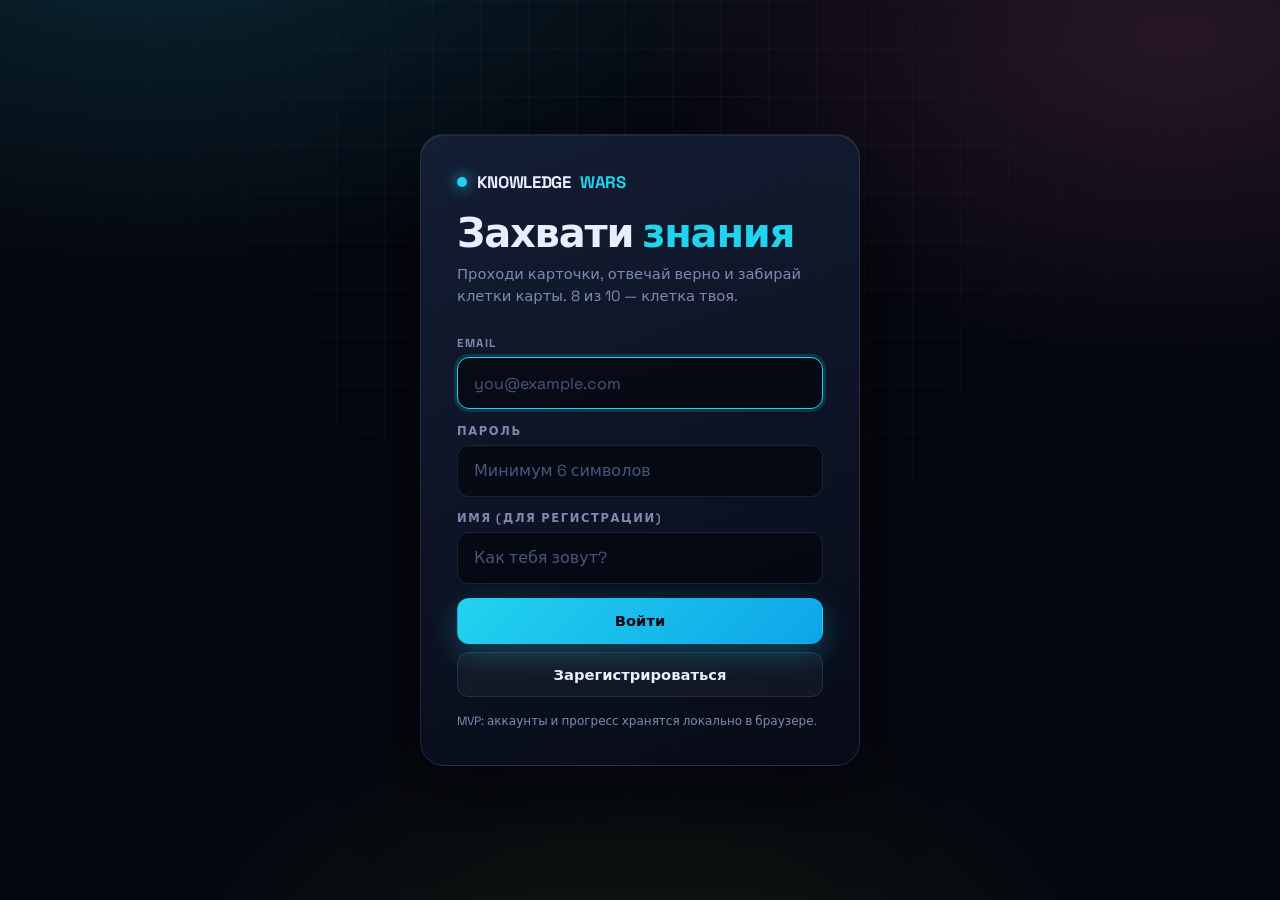
<file: index.html>
<!DOCTYPE html>
<html lang="ru">
<head>
  <meta charset="UTF-8">
  <meta name="viewport" content="width=device-width, initial-scale=1.0, viewport-fit=cover">
  <title>Knowledge Wars — захвати знания</title>
  <meta name="description" content="Геймифицированный трекер учёбы: проходи карточки и захватывай клетки на карте знаний.">
  <meta name="theme-color" content="#05070f">
  <link rel="manifest" href="/manifest.webmanifest">
  <link rel="icon" href="/icon.svg" type="image/svg+xml">
  <link rel="apple-touch-icon" href="/icon.svg">
  <meta name="apple-mobile-web-app-capable" content="yes">
  <meta name="apple-mobile-web-app-status-bar-style" content="black-translucent">
  <link rel="preconnect" href="https://fonts.googleapis.com">
  <link rel="preconnect" href="https://fonts.gstatic.com" crossorigin>
  <link href="https://fonts.googleapis.com/css2?family=Space+Grotesk:wght@400;500;700&family=JetBrains+Mono:wght@400;700&display=swap" rel="stylesheet">
  <link rel="stylesheet" href="/styles/style.css">
</head>
<body>
  <div id="app"></div>
  <script type="module" src="/scripts/main.js"></script>
</body>
</html>
</file>
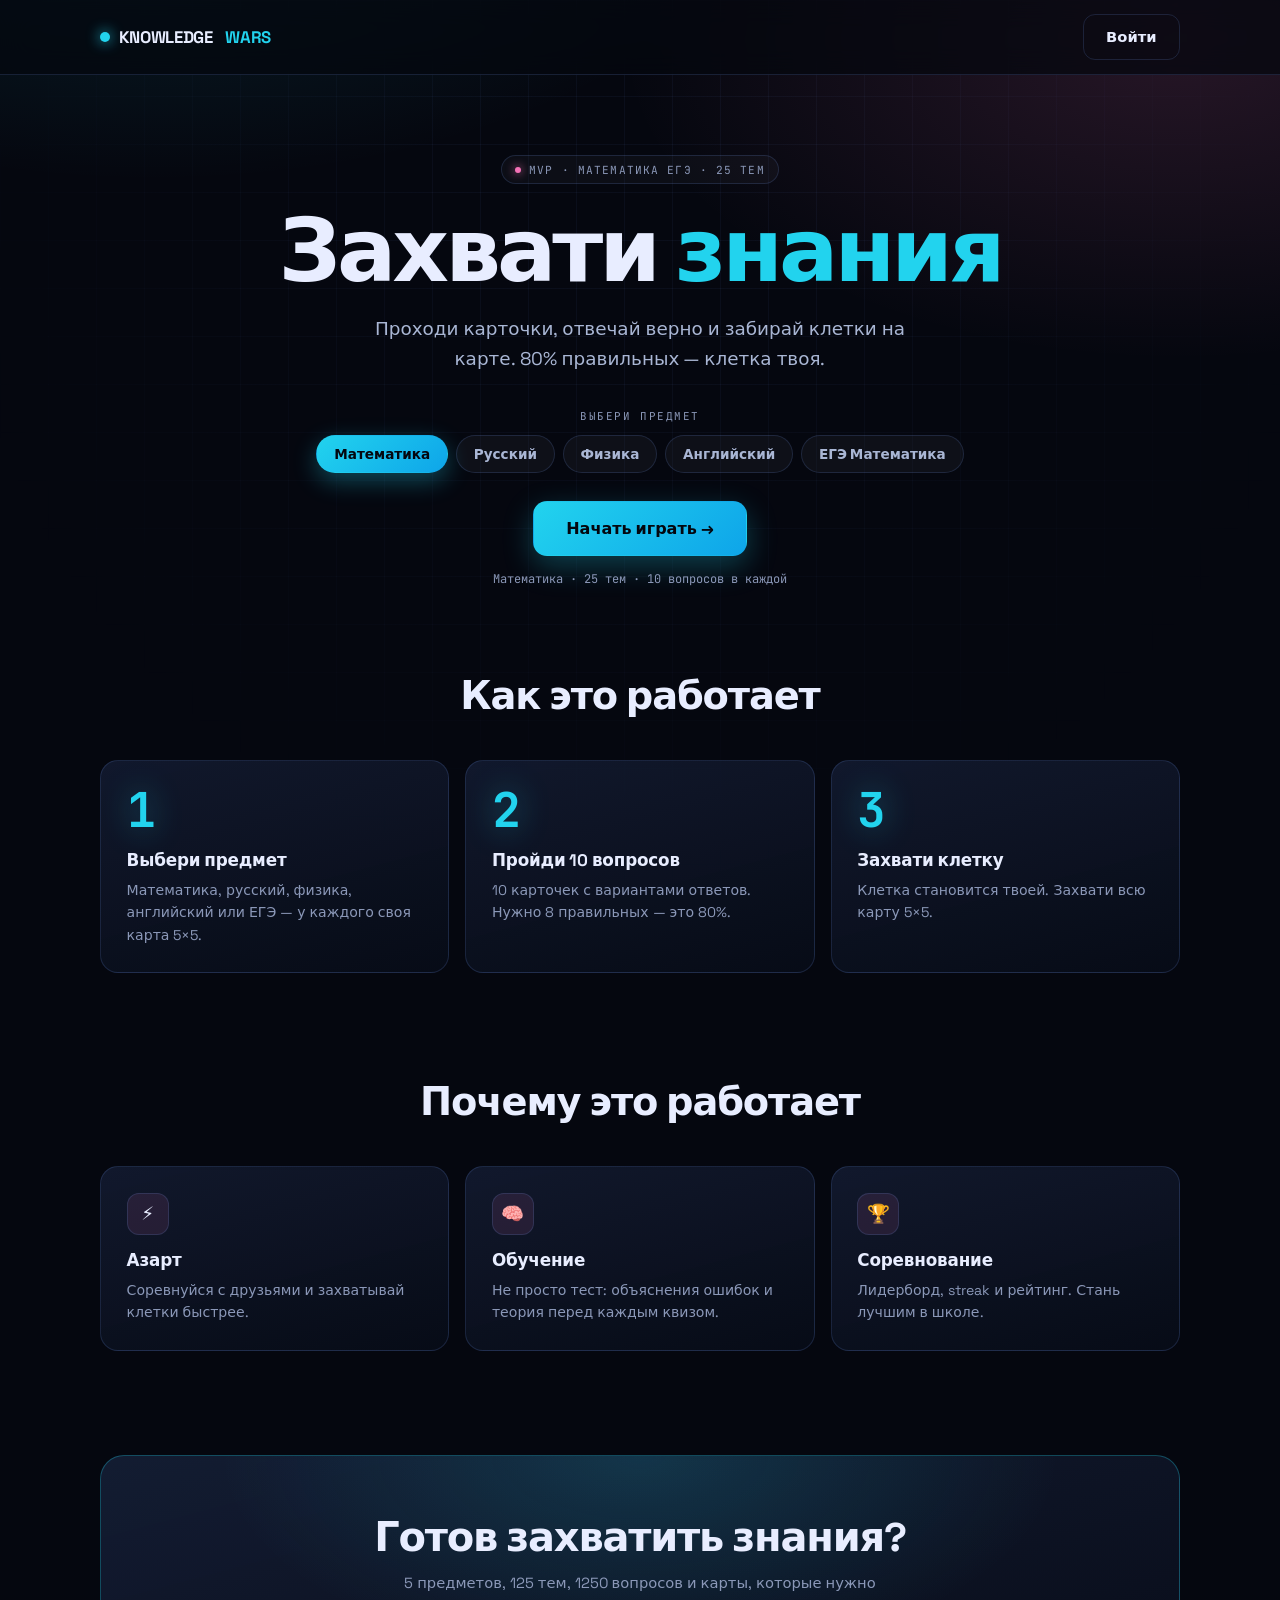
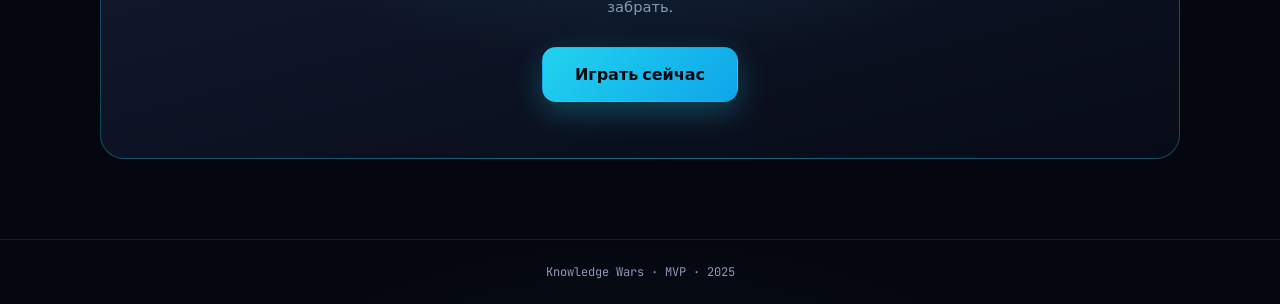
<file: landing.html>
<!DOCTYPE html>
<html lang="ru">
<head>
  <meta charset="UTF-8">
  <meta name="viewport" content="width=device-width, initial-scale=1.0, viewport-fit=cover">
  <title>Knowledge Wars — захвати знания</title>
  <meta name="description" content="Геймифицированный трекер учёбы: проходи карточки, отвечай верно и забирай клетки на карте знаний.">
  <meta name="theme-color" content="#05070f">
  <link rel="icon" href="/icon.svg" type="image/svg+xml">
  <link rel="preconnect" href="https://fonts.googleapis.com">
  <link rel="preconnect" href="https://fonts.gstatic.com" crossorigin>
  <link href="https://fonts.googleapis.com/css2?family=Space+Grotesk:wght@400;500;700&family=JetBrains+Mono:wght@400;700&display=swap" rel="stylesheet">
  <link rel="stylesheet" href="/landing.css">
</head>
<body>
  <div class="bg-grid" aria-hidden="true"></div>

  <!-- Шапка -->
  <header class="site-header">
    <div class="container header-inner">
      <a class="logo" href="/landing.html">
        <i class="dot" aria-hidden="true"></i>
        Knowledge&nbsp;<span class="accent">Wars</span>
      </a>
      <a class="btn btn-ghost" href="/index.html">Войти</a>
    </div>
  </header>

  <main>
    <!-- Герой -->
    <section class="hero">
      <div class="container">
        <p class="eyebrow"><i></i> MVP · Математика ЕГЭ · 25 тем</p>
        <h1 class="hero-title">Захвати <span class="accent">знания</span></h1>
        <p class="hero-sub">
          Проходи карточки, отвечай верно и забирай клетки на карте.
          80% правильных — клетка твоя.
        </p>
        <div class="subject-picker" role="group" aria-label="Выберите предмет">
          <p class="picker-label">Выбери предмет</p>
          <div class="picker-buttons">
            <button class="subject-btn is-active" type="button" data-subject="math">Математика</button>
            <button class="subject-btn" type="button" data-subject="russian">Русский</button>
            <button class="subject-btn" type="button" data-subject="physics">Физика</button>
            <button class="subject-btn" type="button" data-subject="english">Английский</button>
            <button class="subject-btn" type="button" data-subject="ege_math">ЕГЭ Математика</button>
          </div>
        </div>

        <div class="hero-actions">
          <a class="btn btn-primary btn-lg" id="start-btn" href="/index.html">Начать играть →</a>
          <p class="hero-note" id="start-note">Математика · 25 тем · 10 вопросов в каждой</p>
        </div>
      </div>
    </section>

    <!-- Как играть -->
    <section class="section" aria-labelledby="how-title">
      <div class="container">
        <h2 id="how-title" class="section-title">Как это работает</h2>
        <div class="grid-3">
          <article class="card step">
            <span class="step-num">1</span>
            <h3>Выбери предмет</h3>
            <p>Математика, русский, физика, английский или ЕГЭ — у каждого своя карта 5×5.</p>
          </article>
          <article class="card step">
            <span class="step-num">2</span>
            <h3>Пройди 10 вопросов</h3>
            <p>10 карточек с вариантами ответов. Нужно 8 правильных — это 80%.</p>
          </article>
          <article class="card step">
            <span class="step-num">3</span>
            <h3>Захвати клетку</h3>
            <p>Клетка становится твоей. Захвати всю карту 5×5.</p>
          </article>
        </div>
      </div>
    </section>

    <!-- Преимущества -->
    <section class="section" aria-labelledby="why-title">
      <div class="container">
        <h2 id="why-title" class="section-title">Почему это работает</h2>
        <div class="grid-3">
          <article class="card feature">
            <span class="feature-icon" aria-hidden="true">⚡</span>
            <h3>Азарт</h3>
            <p>Соревнуйся с друзьями и захватывай клетки быстрее.</p>
          </article>
          <article class="card feature">
            <span class="feature-icon" aria-hidden="true">🧠</span>
            <h3>Обучение</h3>
            <p>Не просто тест: объяснения ошибок и теория перед каждым квизом.</p>
          </article>
          <article class="card feature">
            <span class="feature-icon" aria-hidden="true">🏆</span>
            <h3>Соревнование</h3>
            <p>Лидерборд, streak и рейтинг. Стань лучшим в школе.</p>
          </article>
        </div>
      </div>
    </section>

    <!-- Финальный призыв -->
    <section class="section cta-section">
      <div class="container">
        <div class="cta">
          <h2>Готов захватить знания?</h2>
          <p class="cta-sub">5 предметов, 125 тем, 1250 вопросов и карты, которые нужно забрать.</p>
          <a class="btn btn-primary btn-lg" href="/index.html">Играть сейчас</a>
        </div>
      </div>
    </section>
  </main>

  <footer class="site-footer">
    <div class="container">
      <p>Knowledge Wars · MVP · 2025</p>
    </div>
  </footer>

  <script>
    // Выбор предмета на лендинге: сохраняем в localStorage и ведём в игру.
    (function () {
      var LABELS = {
        math: 'Математика',
        russian: 'Русский',
        physics: 'Физика',
        english: 'Английский',
        ege_math: 'ЕГЭ Математика'
      };
      var buttons = document.querySelectorAll('.subject-btn');
      var note = document.getElementById('start-note');
      var startBtn = document.getElementById('start-btn');

      function select(subject) {
        try { localStorage.setItem('kw:subject', subject); } catch (e) {}
        buttons.forEach(function (b) {
          b.classList.toggle('is-active', b.dataset.subject === subject);
          b.setAttribute('aria-pressed', String(b.dataset.subject === subject));
        });
        if (note) note.textContent = LABELS[subject] + ' · 25 тем · 10 вопросов в каждой';
        if (startBtn) startBtn.href = '/index.html';
      }

      buttons.forEach(function (b) {
        b.addEventListener('click', function () { select(b.dataset.subject); });
      });

      var saved = null;
      try { saved = localStorage.getItem('kw:subject'); } catch (e) {}
      select(LABELS[saved] ? saved : 'math');
    })();
  </script>
</body>
</html>
</file>
<file: styles/style.css>
/* Knowledge Wars — тёмная неоновая тема */
:root {
  --bg: #05070f;
  --bg-2: #0a0f1e;
  --panel: rgba(16, 24, 44, 0.72);
  --line: rgba(120, 160, 255, 0.16);
  --txt: #e8edff;
  --muted: #7d8bb0;
  --cyan: #22d3ee;
  --pink: #f472b6;
  --lime: #a3e635;
  --gold: #fbbf24;
  --violet: #c084fc;
  --danger: #fb7185;
  --radius: 16px;
  --font: 'Space Grotesk', ui-sans-serif, system-ui, -apple-system, 'Segoe UI', sans-serif;
  --mono: 'JetBrains Mono', ui-monospace, 'SF Mono', Menlo, monospace;
}

* { box-sizing: border-box; }
html, body { margin: 0; padding: 0; }

body {
  min-height: 100vh;
  background:
    radial-gradient(1100px 600px at 12% -10%, rgba(34, 211, 238, 0.16), transparent 60%),
    radial-gradient(900px 520px at 92% 4%, rgba(244, 114, 182, 0.14), transparent 62%),
    radial-gradient(800px 500px at 50% 110%, rgba(163, 230, 53, 0.08), transparent 60%),
    var(--bg);
  color: var(--txt);
  font-family: var(--font);
  -webkit-font-smoothing: antialiased;
  overflow-x: hidden;
}

/* сетка-фон */
body::before {
  content: '';
  position: fixed;
  inset: 0;
  background-image:
    linear-gradient(rgba(120, 160, 255, 0.05) 1px, transparent 1px),
    linear-gradient(90deg, rgba(120, 160, 255, 0.05) 1px, transparent 1px);
  background-size: 48px 48px;
  mask-image: radial-gradient(circle at 50% 30%, #000 20%, transparent 78%);
  pointer-events: none;
  z-index: 0;
}

#app { position: relative; z-index: 1; }

h1, h2, h3 { margin: 0; line-height: 1.05; letter-spacing: -0.03em; }
p { margin: 0; }
button { font-family: inherit; }
a { color: var(--cyan); }

.mono { font-family: var(--mono); }
.muted { color: var(--muted); }

/* ---------- Layout ---------- */
.shell {
  width: min(1120px, 100% - 2rem);
  margin-inline: auto;
  padding: 1.25rem 0 5.5rem;
}

.topbar {
  display: flex;
  align-items: center;
  gap: 1rem;
  justify-content: space-between;
  padding: 0.85rem 1rem;
  margin-bottom: 1.5rem;
  border: 1px solid var(--line);
  border-radius: var(--radius);
  background: var(--panel);
  backdrop-filter: blur(14px);
  position: sticky;
  top: 0.75rem;
  z-index: 20;
}

.brand {
  display: flex;
  align-items: center;
  gap: 0.6rem;
  font-weight: 700;
  letter-spacing: -0.02em;
  font-size: 1.05rem;
  text-transform: uppercase;
  color: var(--txt);
  text-decoration: none;
  transition: opacity 0.18s ease;
}
.brand:hover { opacity: 0.8; }

.topbar-right {
  display: flex;
  align-items: center;
  gap: 0.5rem;
}

.subject-select {
  appearance: none;
  padding: 0.45rem 1.9rem 0.45rem 0.7rem;
  border-radius: 10px;
  border: 1px solid var(--line);
  background:
    url("data:image/svg+xml,%3Csvg xmlns='http://www.w3.org/2000/svg' viewBox='0 0 24 24' fill='none' stroke='%237d8bb0' stroke-width='3' stroke-linecap='round'%3E%3Cpath d='M6 9l6 6 6-6'/%3E%3C/svg%3E") no-repeat right 0.5rem center / 12px,
    rgba(255, 255, 255, 0.04);
  color: var(--txt);
  font-family: inherit;
  font-size: 0.8rem;
  font-weight: 600;
  cursor: pointer;
  outline: none;
  max-width: 11rem;
}
.subject-select:hover { border-color: rgba(34, 211, 238, 0.45); }
.subject-select:focus-visible { border-color: var(--cyan); box-shadow: 0 0 0 3px rgba(34, 211, 238, 0.16); }
.subject-select option { background: #0a0f1e; color: var(--txt); }

.home-btn {
  padding: 0.4rem 0.8rem;
  margin-bottom: 1rem;
  font-size: 0.8rem;
  display: inline-flex;
  width: fit-content;
  text-decoration: none;
  color: var(--muted);
}
.home-btn:hover { color: var(--txt); }
.brand .dot {
  width: 10px; height: 10px; border-radius: 50%;
  background: var(--cyan);
  box-shadow: 0 0 14px var(--cyan);
  animation: pulse 2.2s ease-in-out infinite;
}
.brand span.accent { color: var(--cyan); }

.userchip {
  display: flex; align-items: center; gap: 0.55rem;
  padding: 0.35rem 0.7rem 0.35rem 0.4rem;
  border: 1px solid var(--line);
  border-radius: 999px;
  background: rgba(255, 255, 255, 0.03);
  font-size: 0.85rem;
}
.avatar {
  width: 26px; height: 26px; border-radius: 50%;
  display: grid; place-items: center;
  font-size: 0.75rem; font-weight: 700; color: #04070f;
}

.nav {
  display: flex; gap: 0.35rem;
  flex-wrap: wrap;
}
.nav button {
  border: 1px solid transparent;
  background: transparent;
  color: var(--muted);
  padding: 0.5rem 0.85rem;
  border-radius: 10px;
  font-size: 0.85rem;
  font-weight: 600;
  cursor: pointer;
  transition: all 0.18s ease;
}
.nav button:hover { color: var(--txt); background: rgba(255, 255, 255, 0.05); }
.nav button.active {
  color: #04070f;
  background: var(--cyan);
  box-shadow: 0 0 22px rgba(34, 211, 238, 0.45);
}

/* ---------- Buttons ---------- */
.btn {
  display: inline-flex; align-items: center; justify-content: center; gap: 0.5rem;
  padding: 0.8rem 1.4rem;
  border-radius: 12px;
  border: 1px solid var(--line);
  background: rgba(255, 255, 255, 0.04);
  color: var(--txt);
  font-weight: 700;
  font-size: 0.92rem;
  white-space: nowrap;
  cursor: pointer;
  transition: transform 0.14s ease, box-shadow 0.2s ease, background 0.2s ease;
}
.btn:hover { transform: translateY(-1px); background: rgba(255, 255, 255, 0.08); }
.btn:active { transform: translateY(0); }
.btn-primary {
  background: linear-gradient(135deg, var(--cyan), #0ea5e9);
  border-color: transparent;
  color: #04070f;
  box-shadow: 0 10px 30px rgba(34, 211, 238, 0.28);
}
.btn-primary:hover { box-shadow: 0 14px 38px rgba(34, 211, 238, 0.42); }
.btn-ghost { background: transparent; }
.btn:disabled { opacity: 0.45; cursor: not-allowed; transform: none; }

/* ---------- Login ---------- */
.login-wrap {
  min-height: 100vh;
  display: grid;
  place-items: center;
  padding: 2rem 1rem;
}
.login-card {
  width: min(440px, 100%);
  padding: 2.25rem;
  border-radius: 24px;
  border: 1px solid var(--line);
  background: linear-gradient(160deg, rgba(22, 32, 56, 0.9), rgba(8, 12, 24, 0.92));
  box-shadow: 0 30px 80px rgba(0, 0, 0, 0.6), inset 0 1px 0 rgba(255, 255, 255, 0.06);
  position: relative;
  overflow: hidden;
}
.login-card::after {
  content: '';
  position: absolute; inset: -40% -40% auto auto;
  width: 260px; height: 260px;
  background: radial-gradient(circle, rgba(244, 114, 182, 0.35), transparent 68%);
  pointer-events: none;
}
.login-card h1 { font-size: clamp(1.9rem, 6vw, 2.5rem); margin-bottom: 0.5rem; }
.login-card h1 em { font-style: normal; color: var(--cyan); }
.login-card .sub { color: var(--muted); font-size: 0.92rem; margin-bottom: 1.75rem; line-height: 1.55; }

.field { display: grid; gap: 0.45rem; margin-bottom: 0.9rem; }
.field label { font-size: 0.72rem; text-transform: uppercase; letter-spacing: 0.14em; color: var(--muted); font-weight: 700; }
.field input {
  width: 100%;
  padding: 0.9rem 1rem;
  border-radius: 12px;
  border: 1px solid var(--line);
  background: rgba(4, 7, 15, 0.7);
  color: var(--txt);
  font-size: 1rem;
  font-family: inherit;
  outline: none;
  transition: border-color 0.18s ease, box-shadow 0.18s ease;
}
.field input:focus { border-color: var(--cyan); box-shadow: 0 0 0 3px rgba(34, 211, 238, 0.16); }
.field input::placeholder { color: #4a5578; }
.err { color: var(--danger); font-size: 0.82rem; margin: 0; }
.err:empty { display: none; }
.field .err { margin-top: -0.15rem; }
.login-card .btn { width: 100%; margin-top: 0.4rem; }
.auth-actions { display: grid; gap: 0.5rem; margin-top: 0.4rem; }
.auth-actions .btn { width: 100%; margin-top: 0; }

/* ---------- Map ---------- */
.page-head { margin-bottom: 1.25rem; }
.page-head h2 { font-size: clamp(1.5rem, 4vw, 2.1rem); margin-bottom: 0.4rem; }
.page-head p { color: var(--muted); font-size: 0.9rem; }

.stats-row {
  display: grid;
  grid-template-columns: repeat(auto-fit, minmax(96px, 1fr));
  gap: 0.75rem;
  margin-bottom: 1.5rem;
}
.stat {
  padding: 0.9rem 1rem;
  border-radius: 14px;
  border: 1px solid var(--line);
  background: var(--panel);
}
.stat .k { font-size: 0.68rem; text-transform: uppercase; letter-spacing: 0.13em; color: var(--muted); font-weight: 700; }
.stat .v { font-size: 1.5rem; font-weight: 700; margin-top: 0.25rem; font-family: var(--mono); }

.map-grid {
  display: grid;
  grid-template-columns: repeat(5, minmax(0, 1fr));
  gap: 0.7rem;
}

.cell {
  position: relative;
  aspect-ratio: 1 / 0.62;
  border-radius: 14px;
  border: 1px solid var(--line);
  background: linear-gradient(165deg, rgba(20, 28, 50, 0.9), rgba(8, 12, 24, 0.95));
  padding: 0.65rem;
  display: flex;
  flex-direction: column;
  justify-content: center;
  gap: 0.3rem;
  cursor: pointer;
  text-align: left;
  color: var(--txt);
  overflow: hidden;
  transition: transform 0.16s ease, border-color 0.2s ease, box-shadow 0.2s ease;
}
.cell:hover { transform: translateY(-3px); border-color: rgba(34, 211, 238, 0.5); }
.cell:focus-visible { outline: 2px solid var(--cyan); outline-offset: 2px; }

.cell .icon {
  font-family: var(--mono);
  font-size: clamp(1.15rem, 3.2vw, 1.8rem);
  font-weight: 700;
  line-height: 1;
  opacity: 0.95;
  flex: 0 0 auto;
}
.cell .name {
  font-size: clamp(0.6rem, 1.55vw, 0.83rem);
  font-weight: 700;
  line-height: 1.22;
  letter-spacing: -0.01em;
  display: -webkit-box;
  -webkit-line-clamp: 3;
  -webkit-box-orient: vertical;
  overflow: hidden;
  word-break: break-word;
  flex: 0 0 auto;
}
.cell .meta {
  font-family: var(--mono);
  font-size: clamp(0.5rem, 1.1vw, 0.6rem);
  color: var(--muted);
  letter-spacing: 0.02em;
  margin-top: 0.15rem;
}
.cell.mine .meta { color: rgba(34, 211, 238, 0.85); }
.cell .bar {
  margin-top: 0.35rem;
  height: 4px;
  border-radius: 99px;
  background: rgba(255, 255, 255, 0.09);
  overflow: hidden;
}
.cell .bar i {
  display: block;
  height: 100%;
  border-radius: 99px;
  background: var(--cyan);
  transition: width 0.5s ease;
}

.cell.locked {
  cursor: not-allowed;
  filter: grayscale(0.35);
  background: linear-gradient(165deg, rgba(17, 24, 42, 0.98), rgba(7, 10, 20, 0.99));
  border-color: rgba(120, 160, 255, 0.1);
}
.cell.locked:hover { transform: none; border-color: var(--line); }
.cell.locked .name { color: #a4b0cc; }
.cell.locked .icon { color: #6f7d9e; }
.cell .lock {
  position: absolute;
  top: 0.45rem; right: 0.45rem;
  display: flex;
  color: #7f8db0;
  opacity: 0.85;
  line-height: 0;
}
.cell .owner {
  font-size: 0.55rem;
  font-weight: 700;
  color: #9aa7c2;
  overflow: hidden;
  text-overflow: ellipsis;
  white-space: nowrap;
  letter-spacing: 0.02em;
  margin-top: 0.1rem;
}

.cell.mine {
  border-color: var(--cyan);
  background: linear-gradient(165deg, rgba(34, 211, 238, 0.22), rgba(8, 12, 24, 0.95));
  box-shadow: 0 0 0 1px rgba(34, 211, 238, 0.35), 0 12px 30px rgba(34, 211, 238, 0.16);
}
.cell.mine .bar i { background: var(--cyan); }
.cell.mine::before {
  content: '';
  position: absolute; inset: 0;
  background: radial-gradient(circle at 80% 0%, rgba(34, 211, 238, 0.3), transparent 60%);
  pointer-events: none;
}
.cell.mine .icon { color: var(--cyan); }

.cell.enemy {
  border-color: rgba(148, 163, 184, 0.3);
  background: linear-gradient(165deg, rgba(71, 85, 105, 0.35), rgba(8, 12, 24, 0.95));
  cursor: not-allowed;
}
.cell.enemy {
  border-color: rgba(148, 163, 184, 0.4);
  background:
    repeating-linear-gradient(135deg, rgba(148, 163, 184, 0.07) 0 6px, transparent 6px 12px),
    linear-gradient(165deg, rgba(45, 55, 75, 0.5), rgba(8, 12, 24, 0.95));
  opacity: 0.85;
}
.cell.enemy:hover { transform: none; }
.cell.enemy .icon, .cell.enemy .name { color: #b6c2dc; }
.cell.enemy .meta { color: #8b98b8; }

.cell.start {
  border-style: dashed;
  border-color: rgba(34, 211, 238, 0.6);
  box-shadow: 0 0 0 1px rgba(34, 211, 238, 0.18), 0 10px 26px rgba(34, 211, 238, 0.1);
}
.cell.start::after {
  content: '';
  position: absolute;
  top: 0.5rem; right: 0.5rem;
  width: 6px; height: 6px;
  border-radius: 50%;
  background: var(--cyan);
  box-shadow: 0 0 10px var(--cyan);
  animation: pulse 2.2s ease-in-out infinite;
}

.cell.capturing { animation: capturePulse 0.9s ease-out; }

/* ---------- Quiz ---------- */
.quiz-wrap { max-width: 720px; margin-inline: auto; }
.back {
  padding: 0.4rem 0.75rem;
  margin-bottom: 0.9rem;
  font-size: 0.82rem;
  display: flex;
  width: fit-content;
  white-space: nowrap;
}
.quiz-head { margin-bottom: 1rem; }
.quiz-head-row {
  display: flex; align-items: center; justify-content: space-between;
  gap: 1rem; flex-wrap: wrap;
}
.quiz-head-row h2 { font-size: clamp(1rem, 3vw, 1.3rem); white-space: nowrap; }
.quiz-progress { flex: 0 0 auto; }
.quiz-progress { display: flex; gap: 0.35rem; }
.quiz-progress i {
  width: 26px; height: 5px; border-radius: 99px;
  background: rgba(255, 255, 255, 0.12);
  transition: background 0.3s ease;
}
.quiz-progress i.done { background: var(--cyan); }
.quiz-progress i.bad { background: var(--danger); }

.card-panel {
  padding: 1.75rem;
  border-radius: 20px;
  border: 1px solid var(--line);
  background: var(--panel);
  backdrop-filter: blur(12px);
  max-width: 720px;
  margin-inline: auto;
}
.card-panel .q { font-size: clamp(1.1rem, 3vw, 1.45rem); font-weight: 700; line-height: 1.35; margin-bottom: 1.5rem; }

.options { display: grid; gap: 0.6rem; }
.option {
  display: flex; align-items: center; gap: 0.75rem;
  padding: 0.9rem 1rem;
  border-radius: 12px;
  border: 1px solid var(--line);
  background: rgba(255, 255, 255, 0.03);
  color: var(--txt);
  font-size: 0.95rem;
  text-align: left;
  cursor: pointer;
  transition: all 0.16s ease;
}
.option:hover:not(:disabled) { border-color: rgba(34, 211, 238, 0.55); background: rgba(34, 211, 238, 0.08); }
.option .key {
  width: 26px; height: 26px; flex: 0 0 auto;
  display: grid; place-items: center;
  border-radius: 7px;
  border: 1px solid var(--line);
  font-family: var(--mono);
  font-size: 0.75rem;
  color: var(--muted);
}
.option.correct { border-color: var(--lime); background: rgba(163, 230, 53, 0.14); }
.option.correct .key { border-color: var(--lime); color: var(--lime); }
.option.wrong { border-color: var(--danger); background: rgba(251, 113, 133, 0.14); }
.option.wrong .key { border-color: var(--danger); color: var(--danger); }
.option:disabled { cursor: default; }

.result {
  text-align: center;
  padding: 2rem 1.5rem;
}
.result .score {
  font-family: var(--mono);
  font-size: clamp(2.6rem, 10vw, 4rem);
  font-weight: 700;
  line-height: 1;
  margin-bottom: 0.5rem;
}
.result.win .score { color: var(--lime); text-shadow: 0 0 40px rgba(163, 230, 53, 0.5); }
.result.lose .score { color: var(--danger); }
.result .verdict { font-size: 1.15rem; font-weight: 700; margin-bottom: 0.5rem; }
.result .hint { color: var(--muted); font-size: 0.9rem; margin-bottom: 1.5rem; }
.result .actions { display: flex; gap: 0.6rem; justify-content: center; flex-wrap: wrap; }

/* ---------- Profile / Leaderboard ---------- */
.panel {
  padding: 1.5rem;
  border-radius: 18px;
  border: 1px solid var(--line);
  background: var(--panel);
  backdrop-filter: blur(12px);
}
.panel + .panel { margin-top: 1rem; }

.profile-top { display: flex; align-items: center; gap: 1rem; margin-bottom: 1.5rem; }
.profile-top .avatar { width: 64px; height: 64px; font-size: 1.5rem; }
.profile-top h2 { font-size: 1.6rem; }
.profile-top .sub { color: var(--muted); font-size: 0.85rem; margin-top: 0.2rem; }

.lb-list { display: grid; gap: 0.5rem; }
.lb-row {
  display: grid;
  grid-template-columns: 2.2rem 1fr auto auto;
  align-items: center;
  gap: 0.85rem;
  padding: 0.75rem 0.9rem;
  border-radius: 12px;
  border: 1px solid var(--line);
  background: rgba(255, 255, 255, 0.025);
  font-size: 0.9rem;
}
.lb-row .rank { font-family: var(--mono); color: var(--muted); font-weight: 700; }
.lb-row .who { display: flex; align-items: center; gap: 0.55rem; font-weight: 600; }
.lb-row .pts { font-family: var(--mono); font-weight: 700; }
.lb-row .cells { font-size: 0.75rem; color: var(--muted); font-family: var(--mono); }
.lb-row.me {
  border-color: var(--cyan);
  background: rgba(34, 211, 238, 0.1);
  box-shadow: 0 0 24px rgba(34, 211, 238, 0.14);
}
.lb-row.me .rank { color: var(--cyan); }
.lb-row.top1 .rank { color: var(--gold); }
.lb-row.top2 .rank { color: #cbd5e1; }
.lb-row.top3 .rank { color: #d97706; }

/* ---------- Confetti ---------- */
.confetti-layer { position: fixed; inset: 0; pointer-events: none; z-index: 999; overflow: hidden; }
.confetti-piece {
  position: absolute;
  width: 9px; height: 14px;
  border-radius: 2px;
  animation: fall linear forwards;
}

/* ---------- Toast ---------- */
.toast {
  position: fixed;
  left: 50%; bottom: 1.5rem;
  transform: translate(-50%, 140%);
  padding: 0.75rem 1.25rem;
  border-radius: 12px;
  border: 1px solid rgba(34, 211, 238, 0.4);
  background: rgba(10, 16, 32, 0.95);
  color: var(--txt);
  font-size: 0.88rem;
  font-weight: 600;
  box-shadow: 0 18px 40px rgba(0, 0, 0, 0.5);
  z-index: 1000;
  transition: transform 0.32s cubic-bezier(0.16, 1, 0.3, 1);
  max-width: calc(100% - 2rem);
}
.toast.show { transform: translate(-50%, 0); }

/* ---------- Animations ---------- */
@keyframes pulse {
  0%, 100% { opacity: 1; transform: scale(1); }
  50% { opacity: 0.55; transform: scale(0.82); }
}
@keyframes capturePulse {
  0% { transform: scale(1); box-shadow: 0 0 0 0 rgba(34, 211, 238, 0.7); }
  45% { transform: scale(1.09); box-shadow: 0 0 0 16px rgba(34, 211, 238, 0); }
  100% { transform: scale(1); box-shadow: 0 0 0 0 rgba(34, 211, 238, 0); }
}
@keyframes fall {
  from { transform: translateY(-10vh) rotate(0deg); opacity: 1; }
  to { transform: translateY(105vh) rotate(720deg); opacity: 0.15; }
}
@keyframes fadeUp {
  from { opacity: 0; transform: translateY(10px); }
  to { opacity: 1; transform: translateY(0); }
}
.fade-up { animation: fadeUp 0.35s ease both; }

@media (prefers-reduced-motion: reduce) {
  *, *::before, *::after { animation-duration: 0.001ms !important; transition-duration: 0.001ms !important; }
}

/* ---------- Responsive ---------- */
@media (max-width: 720px) {
  .shell { width: calc(100% - 1.5rem); padding-top: 0.75rem; }
  .topbar { flex-wrap: wrap; gap: 0.6rem; padding: 0.7rem 0.8rem; top: 0.4rem; }
  .nav { width: 100%; justify-content: space-between; }
  .nav button {
    flex: 1;
    padding: 0.55rem 0.4rem;
    font-size: 0.78rem;
    color: #a9b6d4;
    background: rgba(255, 255, 255, 0.05);
    border-color: rgba(120, 160, 255, 0.14);
  }
  .nav button.active { color: #04070f; background: var(--cyan); border-color: transparent; }
  .map-grid { gap: 0.4rem; }
  .map-grid { gap: 0.3rem; }
  .cell {
    padding: 0.3rem 0.22rem;
    border-radius: 8px;
    aspect-ratio: 1 / 1.42;
    gap: 0.14rem;
    justify-content: flex-start;
    padding-top: 0.42rem;
  }
  .cell .name {
    display: -webkit-box;
    font-size: 0.56rem;
    line-height: 1.14;
    -webkit-line-clamp: 4;
    -webkit-box-orient: vertical;
    overflow: hidden;
    word-break: break-word;
    hyphens: auto;
    flex: 0 0 auto;
  }
  .cell .icon { font-size: 0.85rem; }
  .cell .meta, .cell .owner { display: none; }
  .cell .bar { height: 3px; margin-top: auto; }
  .cell .owner { font-size: 0.46rem; }
  .cell.start::after { font-size: 0.42rem; }
  .stats-row { grid-template-columns: repeat(3, minmax(0, 1fr)); gap: 0.5rem; }
  .stats-row.stats-4 { grid-template-columns: repeat(2, minmax(0, 1fr)); }
  .stat { padding: 0.7rem 0.75rem; }
  .stat .v { font-size: 1.15rem; }
  .stat .k { font-size: 0.6rem; letter-spacing: 0.08em; }
  .card-panel { padding: 1.25rem; }
  .lb-row { grid-template-columns: 1.8rem 1fr auto; }
  .lb-row .cells { display: none; }
  .profile-top .avatar { width: 52px; height: 52px; font-size: 1.2rem; }
  .login-card { padding: 1.6rem; }
  .quiz-head-row { gap: 0.5rem; }
  .quiz-head-row h2 { white-space: nowrap; font-size: 0.95rem; flex: 1 1 auto; min-width: 0; }
  .quiz-progress i { width: 100%; height: 4px; }
  .quiz-progress { display: grid; grid-template-columns: repeat(5, 1fr); gap: 0.3rem; width: 100%; }
  .topbar .brand { order: 1; flex: 1 1 auto; font-size: 0.92rem; }
  .topbar .userchip { flex: 0 0 auto; padding: 0.3rem 0.55rem 0.3rem 0.35rem; font-size: 0.78rem; }
  .topbar .userchip .avatar { width: 22px; height: 22px; font-size: 0.65rem; }
  .topbar .userchip span:not(.mono) { display: none; }
  .topbar .nav { order: 3; }
  .topbar-right { order: 2; margin-left: auto; gap: 0.35rem; }
  .subject-select { font-size: 0.72rem; max-width: 7.5rem; padding: 0.4rem 1.6rem 0.4rem 0.55rem; }
}
</file>
<file: landing.css>
/* landing.css — только для landing.html. Палитра и шрифты как в style.css */
:root {
  --bg: #05070f;
  --panel: rgba(16, 24, 44, 0.72);
  --line: rgba(120, 160, 255, 0.16);
  --txt: #e8edff;
  --muted: #8b98b8;
  --cyan: #22d3ee;
  --pink: #f472b6;
  --font: 'Space Grotesk', ui-sans-serif, system-ui, -apple-system, 'Segoe UI', sans-serif;
  --mono: 'JetBrains Mono', ui-monospace, 'SF Mono', Menlo, monospace;
}

* { box-sizing: border-box; }
html { scroll-behavior: smooth; }
body {
  margin: 0;
  min-height: 100vh;
  background:
    radial-gradient(1100px 620px at 12% -10%, rgba(34, 211, 238, 0.16), transparent 60%),
    radial-gradient(900px 520px at 92% 2%, rgba(244, 114, 182, 0.14), transparent 62%),
    radial-gradient(800px 500px at 50% 112%, rgba(34, 211, 238, 0.07), transparent 60%),
    var(--bg);
  color: var(--txt);
  font-family: var(--font);
  -webkit-font-smoothing: antialiased;
  overflow-x: hidden;
}

.bg-grid {
  position: fixed;
  inset: 0;
  background-image:
    linear-gradient(rgba(120, 160, 255, 0.05) 1px, transparent 1px),
    linear-gradient(90deg, rgba(120, 160, 255, 0.05) 1px, transparent 1px);
  background-size: 48px 48px;
  mask-image: radial-gradient(circle at 50% 22%, #000 18%, transparent 74%);
  pointer-events: none;
  z-index: 0;
}

.container {
  width: min(1080px, 100% - 2rem);
  margin-inline: auto;
  position: relative;
  z-index: 1;
}

/* ---------- Кнопки ---------- */
.btn {
  display: inline-flex;
  align-items: center;
  justify-content: center;
  gap: 0.5rem;
  padding: 0.8rem 1.4rem;
  border-radius: 12px;
  border: 1px solid var(--line);
  background: rgba(255, 255, 255, 0.04);
  color: var(--txt);
  font-family: inherit;
  font-weight: 700;
  font-size: 0.92rem;
  text-decoration: none;
  white-space: nowrap;
  transition: transform 0.14s ease, box-shadow 0.2s ease, background 0.2s ease;
}
.btn:hover { transform: translateY(-1px); background: rgba(255, 255, 255, 0.08); }
.btn:active { transform: translateY(0); }
.btn-primary {
  background: linear-gradient(135deg, var(--cyan), #0ea5e9);
  border-color: transparent;
  color: #04070f;
  box-shadow: 0 10px 30px rgba(34, 211, 238, 0.28);
}
.btn-primary:hover { box-shadow: 0 16px 42px rgba(34, 211, 238, 0.44); }
.btn-ghost { background: transparent; }
.btn-lg { padding: 1rem 2rem; font-size: 1rem; border-radius: 14px; }

/* ---------- Шапка ---------- */
.site-header {
  position: sticky;
  top: 0;
  z-index: 30;
  backdrop-filter: blur(14px);
  background: rgba(5, 7, 15, 0.72);
  border-bottom: 1px solid var(--line);
}
.header-inner {
  display: flex;
  align-items: center;
  justify-content: space-between;
  gap: 1rem;
  padding: 0.9rem 0;
}
.logo {
  display: inline-flex;
  align-items: center;
  gap: 0.55rem;
  font-size: 1.05rem;
  font-weight: 700;
  letter-spacing: -0.02em;
  text-transform: uppercase;
  color: var(--txt);
  text-decoration: none;
}
.logo .dot {
  width: 10px;
  height: 10px;
  border-radius: 50%;
  background: var(--cyan);
  box-shadow: 0 0 14px var(--cyan);
  animation: pulse 2.2s ease-in-out infinite;
}
.accent { color: var(--cyan); }

/* ---------- Герой ---------- */
.hero {
  padding: clamp(2.75rem, 7vw, 5rem) 0 clamp(1.5rem, 3vw, 2rem);
  text-align: center;
}
.eyebrow {
  display: inline-flex;
  align-items: center;
  gap: 0.5rem;
  margin: 0 0 1.5rem;
  padding: 0.4rem 0.85rem;
  border: 1px solid var(--line);
  border-radius: 999px;
  background: rgba(255, 255, 255, 0.03);
  font-family: var(--mono);
  font-size: 0.7rem;
  letter-spacing: 0.1em;
  text-transform: uppercase;
  color: var(--muted);
}
.eyebrow i {
  width: 6px;
  height: 6px;
  border-radius: 50%;
  background: var(--pink);
  box-shadow: 0 0 10px var(--pink);
}
.hero-title {
  margin: 0 0 1.25rem;
  font-size: clamp(2.6rem, 9vw, 5.5rem);
  font-weight: 700;
  line-height: 0.98;
  letter-spacing: -0.045em;
}
.hero-sub {
  margin: 0 auto 2.25rem;
  max-width: 34rem;
  color: #a9b6d4;
  font-size: clamp(0.95rem, 2.4vw, 1.15rem);
  line-height: 1.6;
}
/* ---------- Выбор предмета ---------- */
.subject-picker {
  margin: 0 auto 1.75rem;
  max-width: 44rem;
}
.picker-label {
  margin: 0 0 0.75rem;
  font-family: var(--mono);
  font-size: 0.68rem;
  letter-spacing: 0.14em;
  text-transform: uppercase;
  color: var(--muted);
}
.picker-buttons {
  display: flex;
  flex-wrap: wrap;
  justify-content: center;
  gap: 0.5rem;
}
.subject-btn {
  padding: 0.6rem 1.05rem;
  border-radius: 999px;
  border: 1px solid var(--line);
  background: rgba(255, 255, 255, 0.04);
  color: #a9b6d4;
  font-family: inherit;
  font-size: 0.85rem;
  font-weight: 600;
  cursor: pointer;
  transition: all 0.18s ease;
}
.subject-btn:hover {
  color: var(--txt);
  border-color: rgba(34, 211, 238, 0.45);
  transform: translateY(-1px);
}
.subject-btn.is-active {
  color: #04070f;
  background: linear-gradient(135deg, var(--cyan), #0ea5e9);
  border-color: transparent;
  box-shadow: 0 8px 24px rgba(34, 211, 238, 0.32);
}
.subject-btn:focus-visible {
  outline: 2px solid var(--cyan);
  outline-offset: 2px;
}

.hero-actions { display: grid; justify-items: center; gap: 0.9rem; }
.hero-note {
  margin: 0;
  font-family: var(--mono);
  font-size: 0.75rem;
  color: var(--muted);
}

/* ---------- Секции ---------- */
.section { padding: clamp(2rem, 4.5vw, 3.25rem) 0; }
.section-title {
  margin: 0 0 clamp(1.5rem, 4vw, 2.5rem);
  font-size: clamp(1.5rem, 4.5vw, 2.4rem);
  font-weight: 700;
  letter-spacing: -0.03em;
  text-align: center;
}
.grid-3 {
  display: grid;
  grid-template-columns: repeat(3, minmax(0, 1fr));
  gap: 1rem;
}

/* ---------- Карточки ---------- */
.card {
  position: relative;
  padding: 1.6rem;
  border-radius: 18px;
  border: 1px solid var(--line);
  background: linear-gradient(165deg, rgba(22, 32, 56, 0.72), rgba(8, 12, 24, 0.86));
  overflow: hidden;
  transition: transform 0.18s ease, border-color 0.2s ease, box-shadow 0.2s ease;
}
.card::after {
  content: '';
  position: absolute;
  inset: -50% -50% auto auto;
  width: 180px;
  height: 180px;
  background: radial-gradient(circle, rgba(34, 211, 238, 0.16), transparent 68%);
  pointer-events: none;
}
.card:hover {
  transform: translateY(-3px);
  border-color: rgba(34, 211, 238, 0.45);
  box-shadow: 0 18px 40px rgba(0, 0, 0, 0.45);
}
.card h3 {
  margin: 0 0 0.5rem;
  font-size: 1.05rem;
  font-weight: 700;
  letter-spacing: -0.01em;
}
.card p {
  margin: 0;
  color: var(--muted);
  font-size: 0.88rem;
  line-height: 1.6;
}

.step-num {
  display: block;
  margin-bottom: 0.9rem;
  font-family: var(--mono);
  font-size: clamp(2.2rem, 6vw, 3rem);
  font-weight: 700;
  line-height: 1;
  color: var(--cyan);
  text-shadow: 0 0 32px rgba(34, 211, 238, 0.45);
}

.feature-icon {
  display: grid;
  place-items: center;
  width: 42px;
  height: 42px;
  margin-bottom: 0.9rem;
  border-radius: 12px;
  border: 1px solid var(--line);
  background: rgba(244, 114, 182, 0.1);
  font-size: 1.15rem;
}

/* ---------- CTA ---------- */
.cta-section { padding-bottom: clamp(3rem, 7vw, 5rem); }
.cta {
  position: relative;
  padding: clamp(2rem, 6vw, 3.5rem) 1.5rem;
  border-radius: 24px;
  border: 1px solid rgba(34, 211, 238, 0.3);
  background:
    radial-gradient(600px 300px at 50% 0%, rgba(34, 211, 238, 0.16), transparent 70%),
    linear-gradient(165deg, rgba(22, 32, 56, 0.85), rgba(8, 12, 24, 0.92));
  text-align: center;
  overflow: hidden;
}
.cta h2 {
  margin: 0 0 0.6rem;
  font-size: clamp(1.5rem, 5vw, 2.5rem);
  letter-spacing: -0.03em;
}
.cta-sub {
  margin: 0 auto 1.75rem;
  max-width: 30rem;
  color: var(--muted);
  font-size: 0.92rem;
  line-height: 1.6;
}

/* ---------- Подвал ---------- */
.site-footer {
  border-top: 1px solid var(--line);
  padding: 1.5rem 0;
  text-align: center;
}
.site-footer p {
  margin: 0;
  font-family: var(--mono);
  font-size: 0.75rem;
  color: var(--muted);
}

/* ---------- Анимации ---------- */
@keyframes pulse {
  0%, 100% { opacity: 1; transform: scale(1); }
  50% { opacity: 0.55; transform: scale(0.82); }
}
@media (prefers-reduced-motion: reduce) {
  *, *::before, *::after { animation-duration: 0.001ms !important; transition-duration: 0.001ms !important; }
}

/* ---------- Адаптив ---------- */
@media (max-width: 720px) {
  .container { width: calc(100% - 1.5rem); }
  .grid-3 { grid-template-columns: 1fr; gap: 0.75rem; }
  .hero { padding-top: 2.5rem; }
  .hero-title { font-size: clamp(2.2rem, 12vw, 3rem); }
  .hero-sub { margin-bottom: 1.75rem; }
  .btn-lg { width: 100%; padding: 0.95rem 1.5rem; }
  .picker-buttons { gap: 0.4rem; }
  .subject-btn { padding: 0.5rem 0.8rem; font-size: 0.78rem; flex: 1 1 auto; min-width: calc(50% - 0.4rem); }
  .subject-picker { margin-bottom: 1.4rem; }
  .picker-label { margin-bottom: 0.6rem; }
  .card { padding: 1.25rem; border-radius: 14px; }
  .step-num { font-size: 2rem; margin-bottom: 0.6rem; }
  .feature-icon { width: 36px; height: 36px; font-size: 1rem; }
  .section-title { text-align: left; }
  .cta { padding: 1.75rem 1.15rem; border-radius: 18px; }
  .header-inner { padding: 0.75rem 0; }
  .logo { font-size: 0.92rem; }
  .site-header .btn { padding: 0.55rem 1rem; font-size: 0.85rem; }
}
</file>
